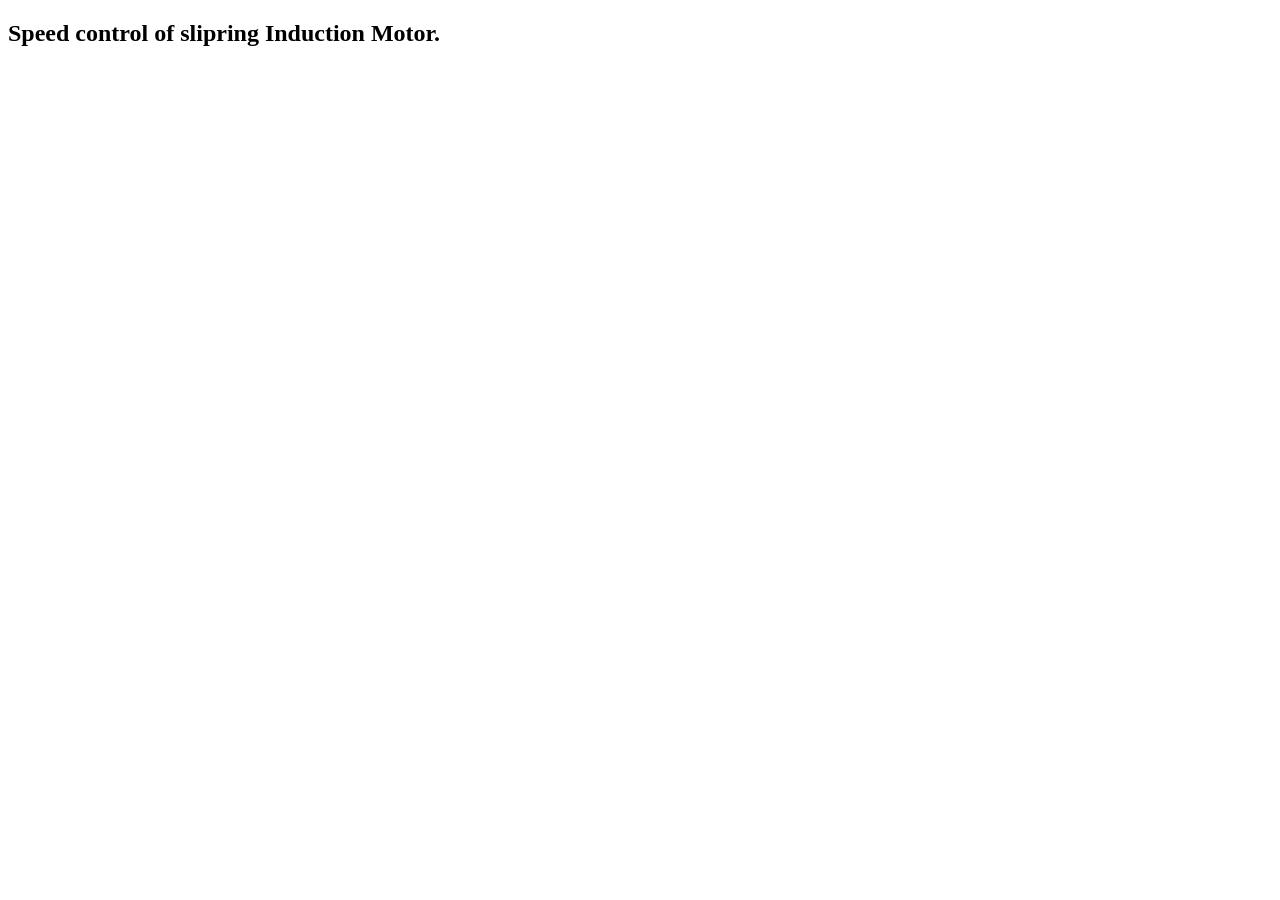
<file: experimentname.html>
﻿<!DOCTYPE html>
<html lang="en">
<head>
    <meta charset="UTF-8">
    <meta name="viewport" content="width=device-width, initial-scale=1.0">
    <title>Document</title>
</head>
<body>
    <h2>Speed control of slipring Induction Motor.</h2>
</body>
</html>
</file>
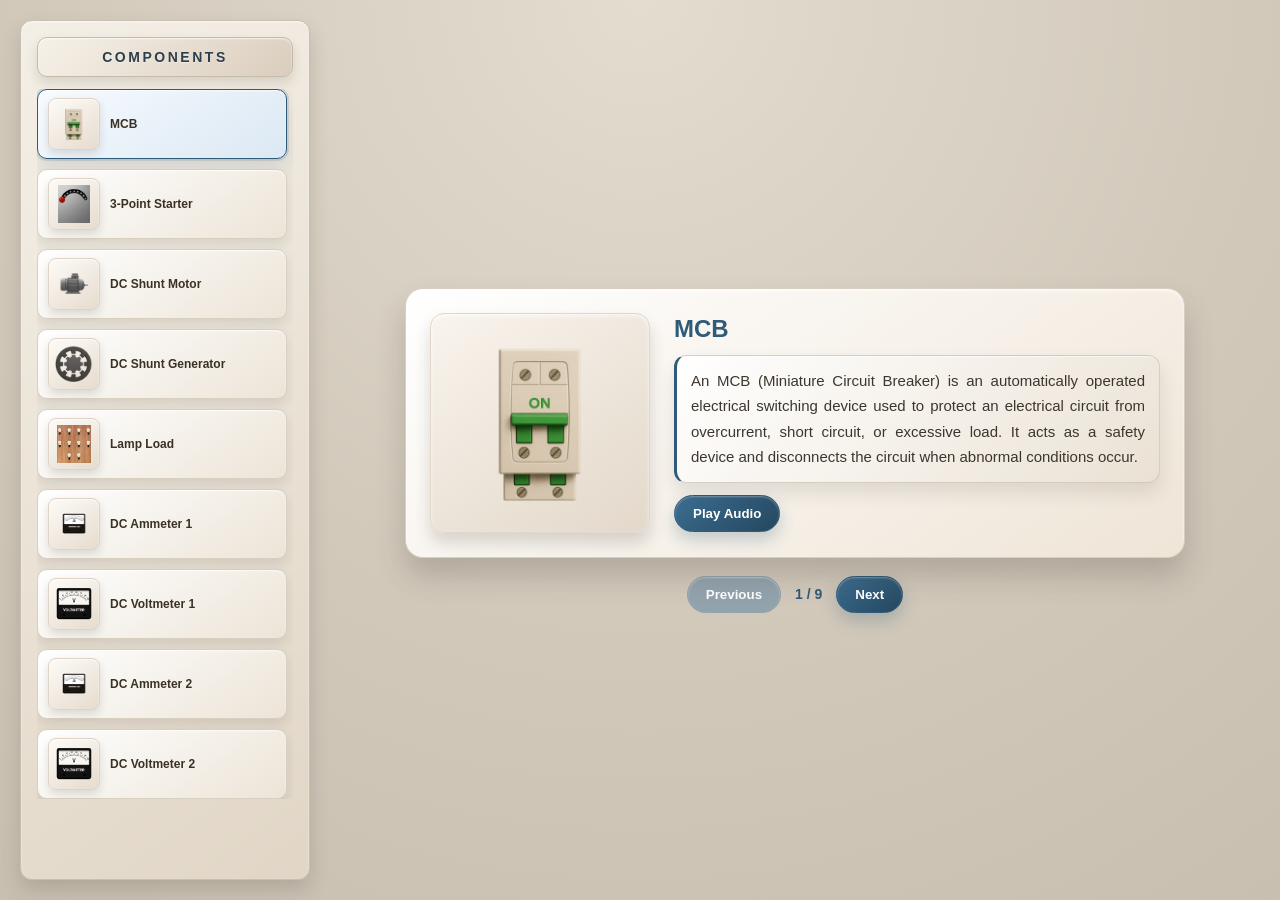
<file: simulation/static/components_window.html>
<!DOCTYPE html>
<html lang="en">
<head>
    <meta charset="UTF-8">
    <meta name="viewport" content="width=device-width, initial-scale=1.0">
    <title>Virtual Labs | Electrical Machines Lab - Components Window</title>
    <style>
        * {
            box-sizing: border-box;
            margin: 0;
            padding: 0;
            
        }
        html,
        body {
            height: 100%;
        }
        body {
            min-height: 100vh;
            width: 100%;
            background: radial-gradient(circle at top, #e3ddcf 0%, #d2c9bb 55%, #c8bfb1 100%);
            color: #2e2a24;
            font-family: "Segoe UI", "Trebuchet MS", sans-serif;
        }
        :root {
            --ease-out: cubic-bezier(0.22, 1, 0.36, 1);
            --ease-in: cubic-bezier(0.32, 0, 0.67, 0);
            --dur-fast: 180ms;
            --dur-mid: 360ms;
            --dur-slow: 600ms;
        }
        .component-shell {
            display: flex;
            gap: 20px;
            padding: 20px;
            min-height: 100vh;
        }
        .component-sidebar {
            width: 290px;
            min-width: 200px;
            background: linear-gradient(145deg, #f4efe6, #e1d6c6);
            border: 1px solid #c7bfb3;
            border-radius: 12px;
            padding: 16px;
            display: flex;
            flex-direction: column;
            gap: 12px;
            box-shadow: inset 0 1px 2px rgba(255, 255, 255, 0.7), 0 10px 20px rgba(60, 54, 46, 0.18);
            animation: panelIn var(--dur-slow) var(--ease-out) both;
        }
        .sidebar-title {
            position: relative;
            width: auto;
            height: 40px;
            border-radius: 10px;
            border: 1px solid #c6baab;
            display: flex;
            justify-content: center;
            align-items: center;
            background: linear-gradient(135deg, #f6f1e8, #dacdbd);
            font-size: 14px;
            font-weight: 700;
            letter-spacing: 0.18em;
            text-transform: uppercase;
            color: #2d3f4c;
            box-shadow: inset 0 1px 2px rgba(255, 255, 255, 0.7), 0 6px 12px rgba(60, 54, 46, 0.14);
            text-shadow: 0 1px 0 rgba(255, 255, 255, 0.4);
            overflow: hidden;
        }
        .sidebar-title::before {
            content: "";
            position: absolute;
            left: 12px;
            bottom: 7px;
            width: 28px;
            height: 3px;
            border-radius: 999px;
            opacity: 0.65;
        }
        .component-thumbs {
            display: flex;
            flex-direction: column;
            gap: 10px;
            overflow-y: auto;
            padding-right: 6px;
        }
        .thumb-item {
            display: flex;
            align-items: center;
            gap: 10px;
            padding: 8px 10px;
            border-radius: 10px;
            border: 1px solid #d9cfc1;
            background: linear-gradient(145deg, #ffffff, #ece4d7);
            cursor: pointer;
            text-align: left;
            box-shadow: inset 0 1px 2px rgba(255, 255, 255, 0.8), 0 6px 12px rgba(60, 54, 46, 0.12);
            transition: border-color 0.2s ease, box-shadow 0.2s ease, background 0.2s ease, transform 0.2s ease;
            animation: thumbIn var(--dur-mid) var(--ease-out) both;
        }
        .thumb-item:hover {
            border-color: #8aa0b1;
            box-shadow: 0 8px 16px rgba(60, 54, 46, 0.18);
            transform: translateY(-1px);
        }
        .thumb-item.is-active {
            border-color: #2f5a78;
            background: linear-gradient(145deg, #f7fbff, #dbe8f3);
            box-shadow: inset 0 1px 2px rgba(255, 255, 255, 0.8), 0 0 0 2px rgba(47, 90, 120, 0.15), 0 10px 20px rgba(47, 90, 120, 0.15);
        }
        .thumb-item img {
            width: 52px;
            height: 52px;
            object-fit: contain;
            background: linear-gradient(145deg, #fdfbf7, #e6dbce);
            border-radius: 8px;
            border: 1px solid #ddd3c7;
            padding: 6px;
            box-shadow: inset 0 1px 2px rgba(255, 255, 255, 0.7), 0 4px 8px rgba(60, 54, 46, 0.15);
        }
        .thumb-label {
            font-size: 12px;
            font-weight: 600;
            color: #3a3125;
        }
        .component-viewer {
            flex: 1;
            display: flex;
            flex-direction: column;
            align-items: center;
            justify-content: center;
            gap: 18px;
            animation: panelIn var(--dur-slow) var(--ease-out) both;
            animation-delay: 120ms;
        }
        .component-card {
            width: min(780px, 100%);
            background: linear-gradient(145deg, #ffffff, #efe5d7);
            border-radius: 18px;
            border: 1px solid #d8cec1;
            padding: 24px;
            display: flex;
            gap: 24px;
            align-items: center;
            box-shadow: inset 0 2px 3px rgba(255, 255, 255, 0.7), 0 18px 30px rgba(60, 54, 46, 0.22);
            transition: opacity var(--dur-fast) var(--ease-in), transform var(--dur-fast) var(--ease-in);
            will-change: transform, opacity;
        }
        .component-card.is-fading-out {
            opacity: 0;
            transform: translateY(6px) scale(0.99);
        }
        .component-card.is-fading-out .component-media {
            transform: scale(0.95) rotate(-1.2deg);
            opacity: 0.8;
        }
        .component-card.is-fading-out .component-content {
            transform: translateY(8px);
            opacity: 0.7;
        }
        .component-card.is-animating {
            animation: cardSwap var(--dur-slow) var(--ease-out);
        }
        .component-card.is-animating .component-media {
            animation: mediaPop var(--dur-mid) var(--ease-out) both;
        }
        .component-card.is-animating .component-content {
            animation: contentShift var(--dur-mid) var(--ease-out) both;
        }
        .component-card.is-animating .component-title {
            animation: titleReveal var(--dur-mid) var(--ease-out) both;
        }
        .component-card.is-animating .component-definition {
            animation: paragraphReveal var(--dur-mid) var(--ease-out) both;
            animation-delay: 80ms;
        }
        .component-media {
            width: 220px;
            height: 220px;
            border-radius: 14px;
            border: 1px solid #e1d8cb;
            background: linear-gradient(145deg, #f9f4ed, #e3d8ca);
            display: flex;
            align-items: center;
            justify-content: center;
            padding: 16px;
            box-shadow: inset 0 2px 4px rgba(255, 255, 255, 0.6), 0 10px 16px rgba(60, 54, 46, 0.18);
            transition: transform var(--dur-fast) var(--ease-in), opacity var(--dur-fast) var(--ease-in);
        }
        .component-media.component-media--large {
            width: 220px; /* keep width same as default, boost height only */
            height: 260px;
        }
        .component-media img {
            max-width: 100%;
            max-height: 100%;
            object-fit: contain;
        }
        .component-content {
            flex: 1;
            display: flex;
            flex-direction: column;
            gap: 12px;
            transition: transform var(--dur-fast) var(--ease-in), opacity var(--dur-fast) var(--ease-in);
        }
        .component-title {
            font-size: 24px;
            font-weight: 700;
            color: #2f5a78;
            transition: transform var(--dur-fast) var(--ease-in), opacity var(--dur-fast) var(--ease-in);
        }
        .component-definition {
            font-size: 15px;
            line-height: 1.7;
            text-align: justify;
            color: #3c362e;
            background: linear-gradient(135deg, rgba(255, 255, 255, 0.92), rgba(231, 222, 208, 0.7));
            border: 1px solid rgba(200, 187, 172, 0.7);
            border-left: 3px solid #2f5a78;
            border-radius: 12px;
            padding: 12px 14px;
            max-width: 520px;
            box-shadow: inset 0 1px 0 rgba(255, 255, 255, 0.6), 0 10px 18px rgba(60, 54, 46, 0.12);
            transition: transform var(--dur-fast) var(--ease-in), opacity var(--dur-fast) var(--ease-in), background var(--dur-fast) var(--ease-in), border-color var(--dur-fast) var(--ease-in), box-shadow var(--dur-fast) var(--ease-in);
        }
        .component-audio {
            display: flex;
            align-items: center;
            gap: 12px;
            flex-wrap: wrap;
        }
        .audio-btn {
            display: inline-flex;
            align-items: center;
            gap: 8px;
        }
        .audio-status {
            font-size: 12px;
            font-weight: 600;
            color: #6b5e4e;
        }
        .component-card.is-fading-out .component-title,
        .component-card.is-fading-out .component-definition {
            opacity: 0;
            transform: translateY(10px);
        }
        .component-card.is-fading-out .component-definition {
            background: rgba(255, 255, 255, 0.35);
            border-color: rgba(200, 187, 172, 0);
            box-shadow: none;
        }
        .component-controls {
            display: flex;
            align-items: center;
            gap: 14px;
        }
        .control-btn {
            padding: 10px 18px;
            border-radius: 999px;
            border: 1px solid #2f5a78;
            background: linear-gradient(145deg, #3d6f92, #24465e);
            color: #ffffff;
            font-weight: 600;
            cursor: pointer;
            box-shadow: inset 0 1px 2px rgba(255, 255, 255, 0.35), 0 8px 16px rgba(47, 90, 120, 0.25);
            transition: transform 0.2s ease, box-shadow 0.2s ease;
        }
        .control-btn:disabled {
            cursor: not-allowed;
            background: #93a3ad;
            border-color: #93a3ad;
            box-shadow: inset 0 1px 2px rgba(255, 255, 255, 0.4);
            transform: none;
        }
        .control-btn:not(:disabled):hover {
            transform: translateY(-1px);
            box-shadow: 0 6px 12px rgba(47, 90, 120, 0.2);
        }
        .control-btn:not(:disabled):active {
            background: linear-gradient(145deg, #24465e, #1a3242);
            border-color: #1a3242;
            box-shadow: inset 0 2px 4px rgba(0, 0, 0, 0.2);
            transform: translateY(0);
        }
        .component-index {
            font-size: 14px;
            font-weight: 700;
            color: #2f5a78;
        }
         
        @keyframes panelIn {
            from {
                opacity: 0;
                transform: translateY(10px);
            }
            to {
                opacity: 1;
                transform: translateY(0);
            }
        }
        @keyframes thumbIn {
            from {
                opacity: 0;
                transform: translateX(-8px);
            }
            to {
                opacity: 1;
                transform: translateX(0);
            }
        }
        @keyframes cardSwap {
            from {
                opacity: 0;
                transform: translateY(8px) scale(0.98);
            }
            to {
                opacity: 1;
                transform: translateY(0) scale(1);
            }
        }
        @keyframes mediaPop {
            from {
                opacity: 0.5;
                transform: scale(0.96);
            }
            to {
                opacity: 1;
                transform: scale(1);
            }
        }
        @keyframes titleReveal {
            from {
                opacity: 0;
                transform: translateY(8px) scale(0.98);
            }
            to {
                opacity: 1;
                transform: translateY(0) scale(1);
            }
        }
        @keyframes paragraphReveal {
            from {
                opacity: 0;
                transform: translateY(12px);
            }
            to {
                opacity: 1;
                transform: translateY(0);
            }
        }
        @keyframes contentShift {
            from {
                transform: translateX(10px);
            }
            to {
                transform: translateX(0);
            }
        }
        @media (prefers-reduced-motion: reduce) {
            * {
                animation: none !important;
                transition: none !important;
            }
            .component-card.is-fading-out {
                opacity: 1;
                transform: none;
            }
            .component-card.is-fading-out .component-media,
            .component-card.is-fading-out .component-content {
                opacity: 1;
                transform: none;
            }
            .component-card.is-fading-out .component-title,
            .component-card.is-fading-out .component-definition {
                opacity: 1;
                transform: none;
            }
            .component-card.is-fading-out .component-definition {
                background: linear-gradient(135deg, rgba(255, 255, 255, 0.92), rgba(231, 222, 208, 0.7));
                border-color: rgba(200, 187, 172, 0.7);
                box-shadow: inset 0 1px 0 rgba(255, 255, 255, 0.6), 0 10px 18px rgba(60, 54, 46, 0.12);
            }
        }
        @media (max-width: 900px) {
            .component-shell {
                flex-direction: column;
                padding: 16px;
            }
            .component-sidebar {
                width: 100%;
            }
            .component-card {
                flex-direction: column;
                align-items: flex-start;
            }
            .component-media {
                width: 100%;
                height: 200px;
            }
            .component-media.component-media--large {
                height: 240px;
            }
            .component-controls {
                justify-content: center;
            }
        }

        body.embed {
            min-height: 100%;
            height: 100%;
            overflow: hidden;
            background: transparent;
        }
        body.embed .component-shell {
            min-height: 100%;
            height: 100%;
            padding: 12px;
            gap: 14px;
        }
        body.embed .component-audio {
            display: none;
        }
        body.embed .component-sidebar {
            width: 220px;
            min-width: 180px;
            padding: 12px;
        }
        body.embed .component-thumbs {
            flex: 1;
            min-height: 0;
            overflow-y: auto;
        }
        body.embed .component-viewer {
            justify-content: center;
            align-items: center;
            overflow: auto;
            min-height: 0;
            min-width: 0;
            padding-right: 6px;
        }
        body.embed .component-card {
            width: min(720px, 100%);
            padding: 16px;
            gap: 16px;
            opacity: 1;
            transform: none;
        }
        body.embed .component-card.is-fading-out,
        body.embed .component-card.is-fading-out .component-media,
        body.embed .component-card.is-fading-out .component-content,
        body.embed .component-card.is-fading-out .component-title,
        body.embed .component-card.is-fading-out .component-definition {
            opacity: 1;
            transform: none;
        }
        body.embed .component-media {
            width: 170px;
            height: 170px;
            padding: 12px;
        }
        body.embed .component-media.component-media--large {
            width: 210px;
            height: 210px;
        }
        body.embed .component-definition {
            max-width: none;
        }
        body.embed .component-controls {
            justify-content: center;
        }

        @media (max-width: 900px) {
            body.embed .component-shell {
                flex-direction: row;
                padding: 12px;
            }
            body.embed .component-sidebar {
                width: 220px;
            }
            body.embed .component-card {
                flex-direction: row;
                align-items: center;
            }
            body.embed .component-media {
                width: 170px;
                height: 170px;
            }
            body.embed .component-media.component-media--large {
                width: 210px;
                height: 210px;
            }
            body.embed .component-controls {
                justify-content: center;
            }
        }

        @media (max-width: 720px) {
            body.embed .component-shell {
                flex-direction: column;
            }
            body.embed .component-sidebar {
                width: 100%;
            }
            body.embed .component-card {
                flex-direction: column;
                align-items: flex-start;
            }
            body.embed .component-media {
                width: 100%;
                height: 180px;
            }
            body.embed .component-media.component-media--large {
                height: 210px;
            }
            body.embed .component-controls {
                justify-content: center;
            }
        }
    </style>
</head>
<body>
    <div class="component-shell">
        <aside class="component-sidebar">
            <div class="sidebar-title">COMPONENTS</div>
            <div class="component-thumbs" id="componentThumbs"></div>
        </aside>

        <main class="component-viewer">
            <div class="component-card" id="componentCard">
                <div class="component-media">
                    <img id="componentImage" src="" alt="">
                </div>
                <div class="component-content">
                    <h1 class="component-title" id="componentTitle"></h1>
                    <p class="component-definition" id="componentDefinition"></p>
                    <div class="component-audio">
                        <button class="control-btn audio-btn" id="toggleAudio" type="button" aria-pressed="false">
                            <span data-audio-label>Play Audio</span>
                        </button>
                        <span class="audio-status" id="audioStatus" aria-live="polite"></span>
                    </div>
                </div>
            </div>

            <div class="component-controls">
                <button class="control-btn" id="prevComponent" type="button">Previous</button>
                <div class="component-index" id="componentIndex"></div>
                <button class="control-btn" id="nextComponent" type="button">Next</button>
            </div>
        </main>
    </div>

    <audio id="componentAudio" preload="metadata"></audio>

    <script>
        const params = new URLSearchParams(window.location.search);
        if (params.has("embed")) {
            document.body.classList.add("embed");
        }

        const components = [
            {
                key: "mcb",
                name: "MCB",
                image: "../images/Components/mcb-on.png",
                description:
                    "An MCB (Miniature Circuit Breaker) is an automatically operated electrical switching device used to protect an electrical circuit from overcurrent, short circuit, or excessive load. It acts as a safety device and disconnects the circuit when abnormal conditions occur.",
                audio: "../audio/mcb.wav"
            },
            {
                key: "starter",
                name: "3-Point Starter",
                image: "../images/Components/Starter.png",
                description:
                    "A 3-point starter is a device used to safely start DC shunt and compound motors. It limits the starting current and provides overload protection to the motor. It ensures smooth acceleration by gradually reducing resistance as the motor gains speed, providing a safe start.",
                audio: "../audio/3pointstarter.wav"
            },
            {
                key: "shuntmotor",
                name: "DC Shunt Motor",
                image: "../images/Components/shuntmotor.png",
                description:
                    "In this experiment, the DC shunt motor acts as a prime mover, converting electrical energy into mechanical energy. Its shaft is mechanically coupled to the DC shunt generator, and it receives the supply through the MCB and starter.",
                audio: "../audio/dcMotor.wav"
            },
            {
                key: "generator",
                name: "DC Shunt Generator",
                image: "../images/Components/DC-Shunt-Generator.png",
                description:
                    "The DC shunt generator converts the mechanical energy received from the motor into electrical energy, producing DC output voltage and current, which is then supplied to the lamp load, while its terminals are connected to an ammeter in series and a voltmeter in parallel for measurement.",
                audio: "../audio/dcShuntGenerator.wav"
            },
            
            {
                key: "lampboard",
                name: "Lamp Load",
                image: "../images/Components/LampBoard.png",
                description:
                    "A lamp load is used as a variable resistive load to study the load characteristics of a DC shunt generator. It helps in observing how the terminal voltage varies with the load current.",
                audio: "../audio/lampLoad.wav"
            },
            
            {
                key: "ammeter",
                name: "DC Ammeter 1",
                image: "../images/Components/ammeter.png",
                description:
                    "This ammeter is connected in series with the DC shunt motor. Its purpose is to measure the current drawn by the DC shunt motor while it is operating.",
                audio: "../audio/ammeter1.wav"
            },
            {
                key: "voltmeter",
                name: "DC Voltmeter 1",
                image: "../images/Components/voltmeter.png",
                description:
                    "It is connected in parallel across the MCB. The purpose of this voltmeter is to measure the voltage of the main supply.",
                audio: "../audio/voltmeter1.wav"
            },
            {
                key: "ammeter",
                name: "DC Ammeter 2",
                image: "../images/Components/ammeter.png",
                description:
                    "It is connected in series with the lamp load to measure the load current (IL) delivered by the DC shunt generator.",
                audio: "../audio/ammeter2.wav"
            },
            {
                key: "voltmeter",
                name: "DC Voltmeter 2",
                image: "../images/Components/voltmeter.png",
                description:
                    "It is connected in parallel across the generator terminals to measure the terminal voltage (V) of the DC shunt generator.",
                audio: "../audio/voltmeter2.wav"
            },
            
           
          
        ];

        const thumbsEl = document.getElementById("componentThumbs");
        const cardEl = document.getElementById("componentCard");
        const mediaEl = document.querySelector(".component-media");
        const imageEl = document.getElementById("componentImage");
        const titleEl = document.getElementById("componentTitle");
        const definitionEl = document.getElementById("componentDefinition");
        const indexEl = document.getElementById("componentIndex");
        const prevBtn = document.getElementById("prevComponent");
        const nextBtn = document.getElementById("nextComponent");
        const audioBtn = document.getElementById("toggleAudio");
        const audioLabelEl = audioBtn?.querySelector("[data-audio-label]");
        const audioStatusEl = document.getElementById("audioStatus");
        const audioEl = document.getElementById("componentAudio");
        const speechSupported =
            "speechSynthesis" in window && typeof window.SpeechSynthesisUtterance === "function";
        const isEmbedded = window.parent && window.parent !== window;
        let autoPlayFallbackArmed = false;

        let currentIndex = 0;
        let swapTimer = null;
        let autoAdvanceTimer = null;
        let audioMode = "tts";
        let ttsState = "idle";
        let speechToken = 0;
        let activeSpeechToken = 0;
        let activeComponent = components[0];
        const autoPlayByDefault = !isEmbedded;
        let autoPlayOnChange = false;
        const visitedComponents = new Set();
        let completionSent = false;

        function clearAutoAdvanceTimer() {
            if (!autoAdvanceTimer) return;
            clearTimeout(autoAdvanceTimer);
            autoAdvanceTimer = null;
        }

        function markVisited(index) {
            if (!Number.isFinite(index)) return;
            visitedComponents.add(index);
        }

        function hasVisitedAllComponents() {
            return visitedComponents.size >= components.length;
        }

        function sendCompletionIfReady() {
            if (!isEmbedded || completionSent) return;
            if (!hasVisitedAllComponents()) return;
            if (currentIndex !== components.length - 1) return;
            completionSent = true;
            window.parent.postMessage({ type: "components-tour-complete" }, "*");
        }

        function buildThumbs() {
            thumbsEl.innerHTML = "";
            components.forEach((component, index) => {
                const btn = document.createElement("button");
                btn.type = "button";
                btn.className = "thumb-item";
                btn.dataset.index = String(index);
                btn.style.animationDelay = `${index * 40}ms`;

                const img = document.createElement("img");
                img.src = component.image;
                img.alt = component.name;

                const label = document.createElement("span");
                label.className = "thumb-label";
                label.textContent = component.name;

                btn.appendChild(img);
                btn.appendChild(label);
                btn.addEventListener("click", () => setActive(index));
                thumbsEl.appendChild(btn);
            });
        }

        function updateControls() {
            prevBtn.disabled = currentIndex === 0;
            nextBtn.disabled = currentIndex === components.length - 1;
            indexEl.textContent = `${currentIndex + 1} / ${components.length}`;

            const items = thumbsEl.querySelectorAll(".thumb-item");
            items.forEach((item, index) => {
                item.classList.toggle("is-active", index === currentIndex);
            });
        }

        function setAudioStatus(message) {
            if (!audioStatusEl) return;
            audioStatusEl.textContent = message || "";
            audioStatusEl.hidden = !message;
        }

        function updateAudioButton(isPlaying) {
            if (!audioBtn) return;
            audioBtn.setAttribute("aria-pressed", isPlaying ? "true" : "false");
            if (audioLabelEl) {
                audioLabelEl.textContent = isPlaying ? "Pause Audio" : "Play Audio";
            }
            if (isEmbedded) {
                window.parent.postMessage(
                    {
                        type: "component-audio-state",
                        playing: isPlaying,
                        disabled: audioBtn.disabled,
                        label: audioLabelEl ? audioLabelEl.textContent : ""
                    },
                    "*"
                );
            }
        }

        function notifyParent(type) {
            if (!isEmbedded) return;
            window.parent.postMessage({ type }, "*");
        }

        function armAutoPlayFallback() {
            if (autoPlayFallbackArmed) return;
            autoPlayFallbackArmed = true;

            const resume = () => {
                autoPlayFallbackArmed = false;
                playAudio({ allowFallback: false });
            };

            document.addEventListener("pointerdown", resume, { once: true });
            document.addEventListener("keydown", resume, { once: true });
        }

        function stopAudio() {
            if (audioEl) {
                audioEl.pause();
                audioEl.currentTime = 0;
            }
            if (speechSupported) {
                activeSpeechToken = 0;
                window.speechSynthesis.cancel();
            }
            ttsState = "idle";
            updateAudioButton(false);
        }

        function handleAudioFinished() {
            ttsState = "idle";
            updateAudioButton(false);

            if (!isEmbedded) return;

            if (currentIndex < components.length - 1) {
                clearAutoAdvanceTimer();
                const fromIndex = currentIndex;
                autoAdvanceTimer = setTimeout(() => {
                    autoAdvanceTimer = null;
                    if (currentIndex !== fromIndex) return;
                    setActive(fromIndex + 1);
                }, 500);
                return;
            }

            sendCompletionIfReady();
        }

        function playAudio(options = {}) {
            const allowFallback = options.allowFallback === true;
            if (audioMode === "file") {
                if (!audioEl) return;
                if (!audioEl.paused) {
                    updateAudioButton(true);
                    return;
                }
                const playAttempt = audioEl.play();
                if (playAttempt && typeof playAttempt.catch === "function") {
                    playAttempt.catch(() => {
                        updateAudioButton(false);
                        if (allowFallback) {
                            setAudioStatus("Tap to enable audio");
                            notifyParent("component-audio-blocked");
                            armAutoPlayFallback();
                        }
                    });
                } else {
                    updateAudioButton(true);
                }
                return;
            }

            if (!speechSupported) return;

            if (ttsState === "paused") {
                window.speechSynthesis.resume();
                ttsState = "playing";
                updateAudioButton(true);
                return;
            }

            if (ttsState === "playing") {
                updateAudioButton(true);
                return;
            }

            const utterance = new SpeechSynthesisUtterance(activeComponent.description);
            const token = (speechToken += 1);
            activeSpeechToken = token;
            ttsState = "playing";
            utterance.onend = () => {
                if (token !== activeSpeechToken) return;
                activeSpeechToken = 0;
                ttsState = "idle";
                handleAudioFinished();
            };
            utterance.onerror = () => {
                if (token !== activeSpeechToken) return;
                activeSpeechToken = 0;
                ttsState = "idle";
                handleAudioFinished();
            };
            window.speechSynthesis.cancel();
            window.speechSynthesis.speak(utterance);
            updateAudioButton(true);
        }

        function pauseAudio() {
            if (audioMode === "file") {
                if (!audioEl) return;
                if (!audioEl.paused) {
                    audioEl.pause();
                }
                updateAudioButton(false);
                return;
            }

            if (!speechSupported) return;

            if (ttsState === "playing") {
                window.speechSynthesis.pause();
                ttsState = "paused";
                updateAudioButton(false);
            }
        }

        function prepareAudio(component) {
            activeComponent = component;
            stopAudio();

            const hasFile = Boolean(component.audio);
            audioMode = hasFile ? "file" : "tts";

            if (audioEl) {
                audioEl.src = hasFile ? component.audio : "";
                if (hasFile) {
                    audioEl.load();
                }
            }

            if (audioBtn) {
                audioBtn.disabled = !hasFile && !speechSupported;
            }

            if (hasFile) {
                setAudioStatus("");
            } else if (speechSupported) {
                setAudioStatus("Voice narration");
            } else {
                setAudioStatus(" ");
            }

            if (isEmbedded && audioBtn) {
                window.parent.postMessage(
                    {
                        type: "component-audio-state",
                        playing: audioBtn.getAttribute("aria-pressed") === "true",
                        disabled: audioBtn.disabled,
                        label: audioLabelEl ? audioLabelEl.textContent : ""
                    },
                    "*"
                );
            }
        }

        function applyComponent(component) {
            if (mediaEl) {
                mediaEl.classList.toggle("component-media--large", component.key === "ammeter");
            }
            imageEl.src = component.image;
            imageEl.alt = component.name;
            titleEl.textContent = component.name;
            definitionEl.textContent = component.description;
            prepareAudio(component);
            if (autoPlayByDefault || autoPlayOnChange) {
                playAudio();
            }
        }

        function restartCardAnimation() {
            cardEl.classList.remove("is-animating");
            void cardEl.offsetWidth;
            cardEl.classList.add("is-animating");
        }

        function setActive(index, options = {}) {
            const safeIndex = Math.max(0, Math.min(components.length - 1, index));
            currentIndex = safeIndex;
            markVisited(currentIndex);
            clearAutoAdvanceTimer();
            updateControls();

            if (swapTimer) {
                clearTimeout(swapTimer);
                swapTimer = null;
            }

            if (options.immediate) {
                cardEl.classList.remove("is-fading-out");
                applyComponent(components[currentIndex]);
                restartCardAnimation();
                return;
            }

            cardEl.classList.remove("is-animating");
            cardEl.classList.add("is-fading-out");

            swapTimer = setTimeout(() => {
                applyComponent(components[currentIndex]);
                cardEl.classList.remove("is-fading-out");
                restartCardAnimation();
            }, 160);
        }

        prevBtn.addEventListener("click", () => setActive(currentIndex - 1));
        nextBtn.addEventListener("click", () => setActive(currentIndex + 1));

        if (audioEl) {
            audioEl.addEventListener("play", () => {
                if (audioMode === "file") {
                    setAudioStatus("");
                    updateAudioButton(true);
                }
            });
            audioEl.addEventListener("ended", () => handleAudioFinished());
            audioEl.addEventListener("pause", () => {
                if (audioEl.currentTime === 0 || audioEl.ended) return;
                updateAudioButton(false);
            });
            audioEl.addEventListener("error", () => {
                updateAudioButton(false);

                const shouldAutoPlay = autoPlayByDefault || autoPlayOnChange;

                if (audioMode === "file" && speechSupported) {
                    audioMode = "tts";
                    setAudioStatus("Voice narration");
                    if (shouldAutoPlay) {
                        playAudio();
                    }
                    return;
                }

                setAudioStatus("Audio not available");
                if (audioBtn) audioBtn.disabled = true;
            });
        }

        if (audioBtn) {
            audioBtn.addEventListener("click", (event) => {
                const isPlaying = audioBtn.getAttribute("aria-pressed") === "true";
                const allowFallback = isEmbedded && event?.isTrusted === false;
                if (isPlaying) {
                    pauseAudio();
                    autoPlayOnChange = false;
                } else {
                    autoPlayOnChange = true;
                    playAudio({ allowFallback });
                }
            });
        }

        if (isEmbedded) {
            window.addEventListener("message", (event) => {
                if (event.source !== window.parent) return;
                const data = event.data || {};
                if (data.type === "component-audio-toggle") {
                    audioBtn?.click();
                }
                if (data.type === "component-audio-play") {
                    autoPlayOnChange = true;
                    playAudio({ allowFallback: true });
                }
                if (data.type === "component-audio-pause") {
                    pauseAudio();
                    autoPlayOnChange = false;
                }
                if (data.type === "component-audio-request") {
                    updateAudioButton(audioBtn?.getAttribute("aria-pressed") === "true");
                }
                if (data.type === "component-audio-stop") {
                    stopAudio();
                    autoPlayOnChange = false;
                    clearAutoAdvanceTimer();
                }
            });
        }

        buildThumbs();
        setActive(0, { immediate: true });
    </script>
</body>
</html>
</file>
